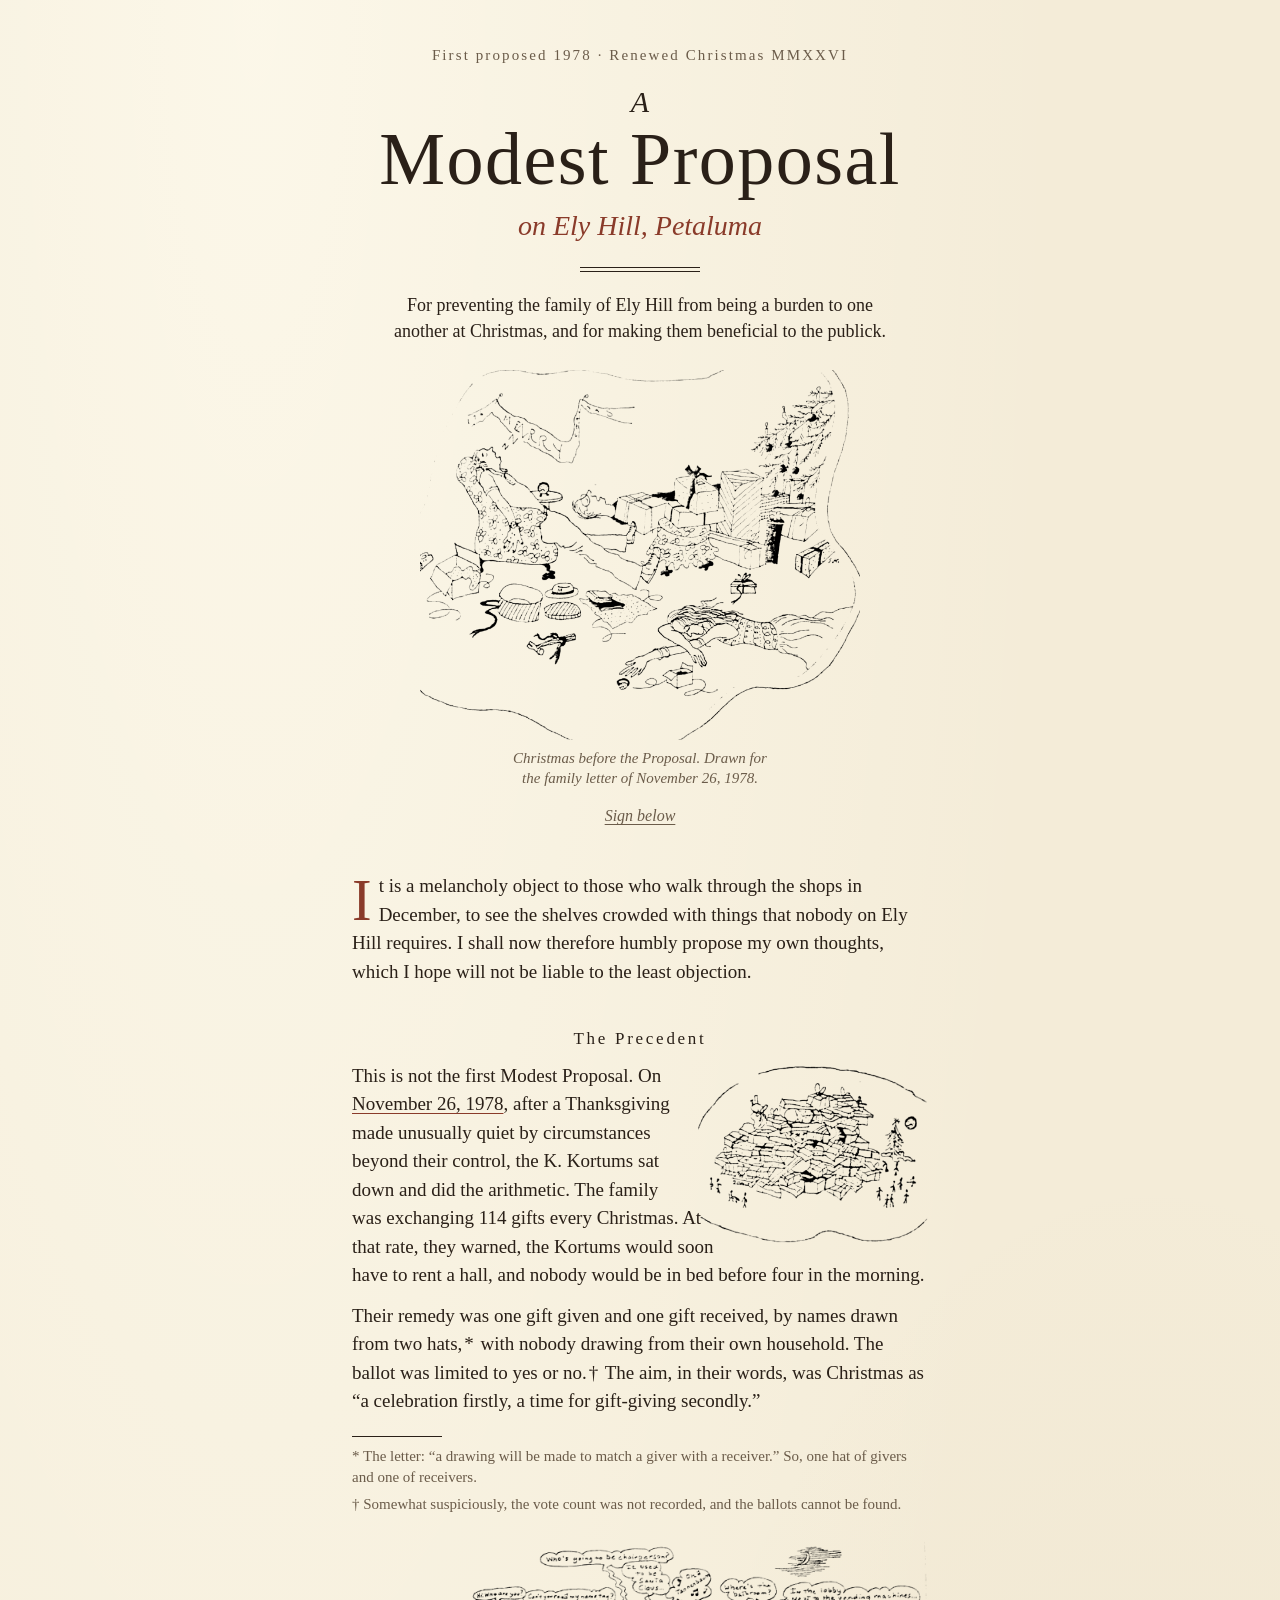
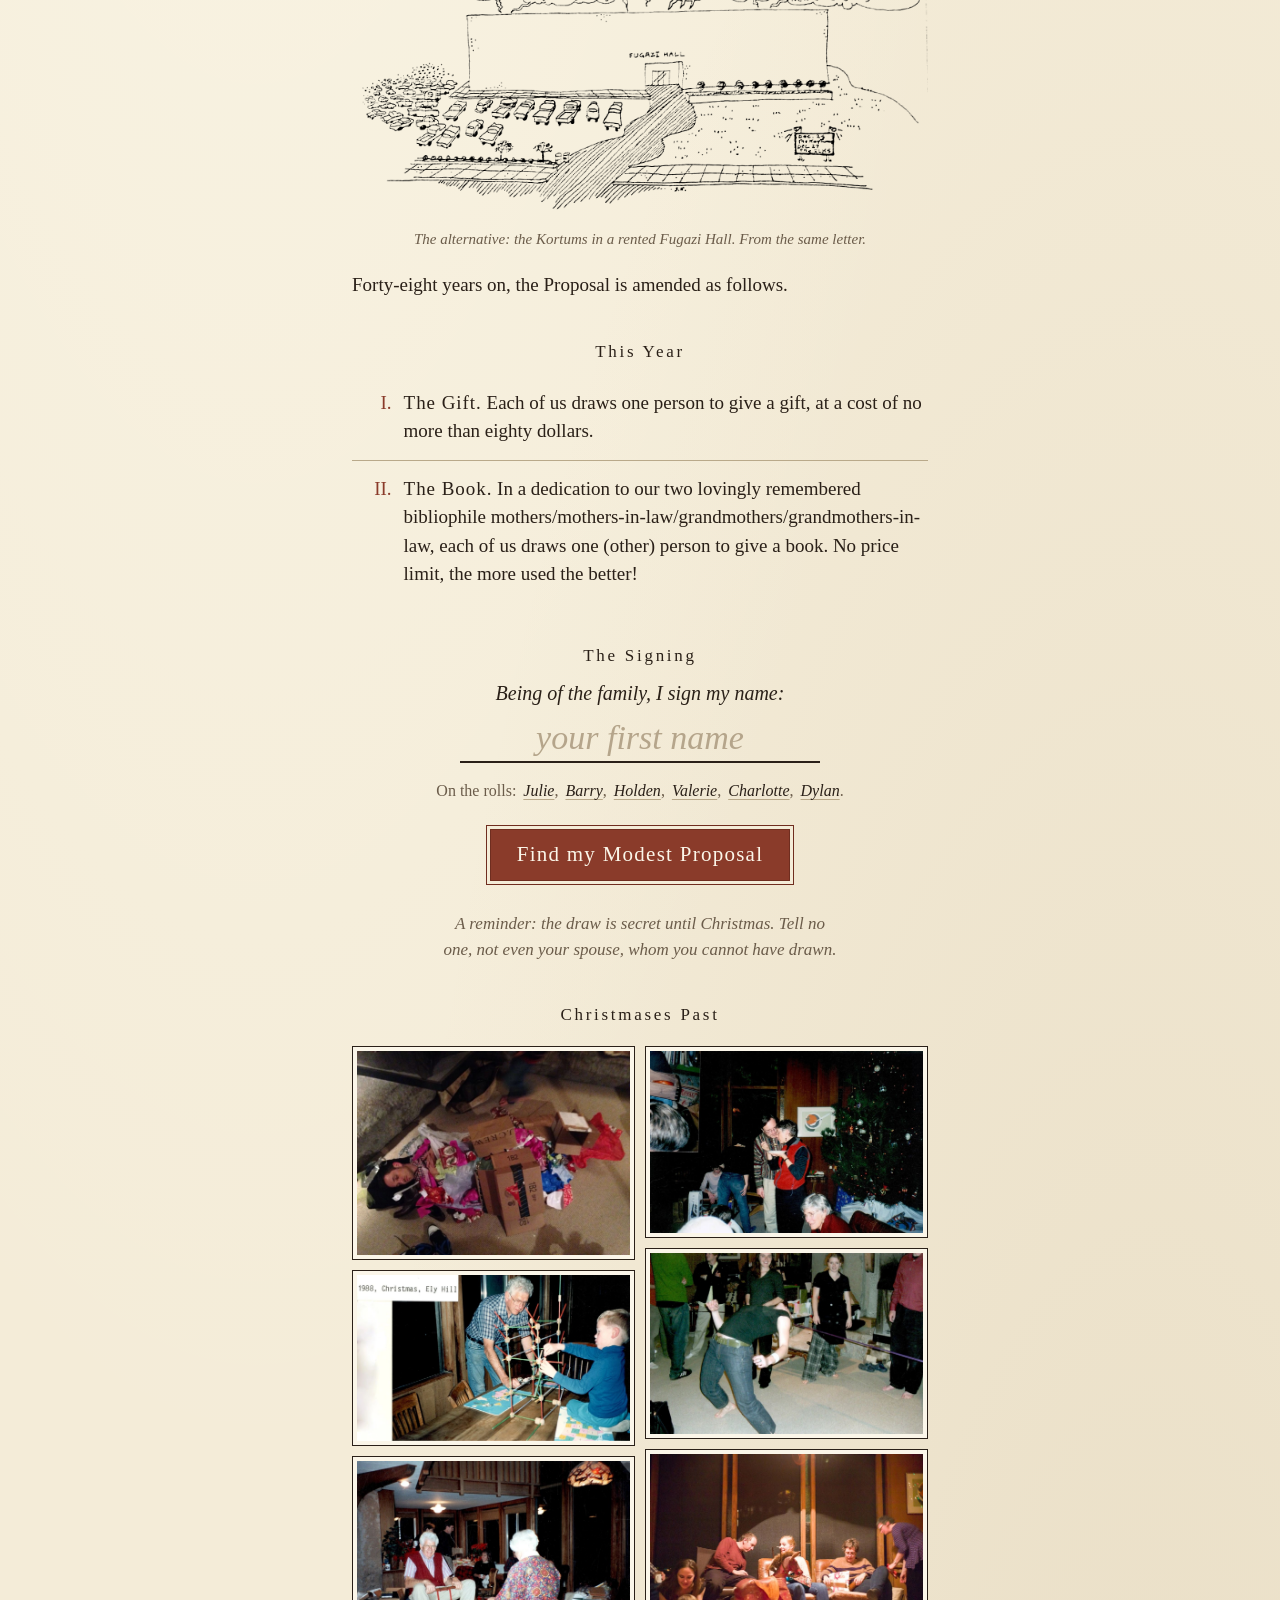
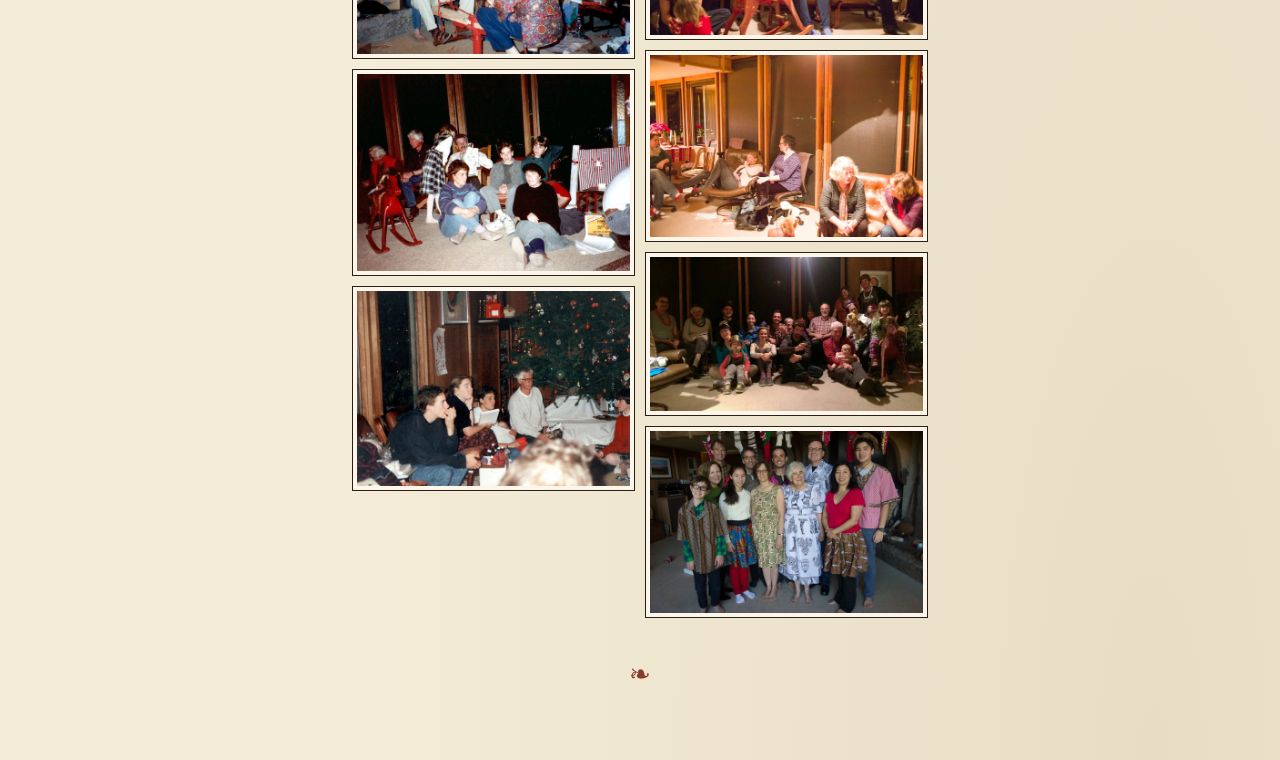
<file: static/modest-proposal/index.html>
<!DOCTYPE html>
<html lang="en">
<head>
<meta charset="UTF-8">
<meta name="viewport" content="width=device-width, initial-scale=1.0">
<meta name="robots" content="noindex, nofollow">
<meta name="color-scheme" content="light">
<title>Modest Proposal on Ely Hill, Petaluma</title>
<link rel="preconnect" href="https://fonts.googleapis.com">
<link rel="preconnect" href="https://fonts.gstatic.com" crossorigin>
<link href="https://fonts.googleapis.com/css2?family=IM+Fell+English:ital@0;1&family=IM+Fell+English+SC&family=Special+Elite&display=swap" rel="stylesheet">
<style>
  :root {
    --paper: #f4ecd8;
    --card: #fbf6e9;
    --slip: #fffdf6;
    --ink: #2a2018;
    --faded: #6b5c4a;
    --redwood: #8a3b2a;
    --redwood-dark: #6f2d1f;
    --rule: #b9a98a;
    --fell: 'IM Fell English', 'Hoefler Text', Baskerville, Georgia, 'Times New Roman', serif;
    --fell-sc: 'IM Fell English SC', 'Hoefler Text', Baskerville, Georgia, 'Times New Roman', serif;
    --typed: 'Special Elite', 'Courier New', Courier, monospace;
  }

  * { box-sizing: border-box; margin: 0; padding: 0; }

  body {
    font-family: var(--fell);
    color: var(--ink);
    background:
      radial-gradient(ellipse at 20% 0%, rgba(255, 252, 240, 0.7), transparent 55%),
      radial-gradient(ellipse at 90% 100%, rgba(170, 140, 90, 0.16), transparent 50%),
      var(--paper);
    min-height: 100vh;
    font-size: 19px;
    line-height: 1.5;
  }

  main {
    max-width: 620px;
    margin: 0 auto;
    padding: 44px 22px 72px;
  }

  img { max-width: 100%; }

  /* Title page */
  .title-page { text-align: center; }

  .imprint {
    font-family: var(--fell-sc);
    font-size: 15px;
    letter-spacing: 0.14em;
    color: var(--faded);
  }

  h1 {
    font-family: var(--fell-sc);
    font-weight: 400;
    font-size: clamp(42px, 12.5vw, 74px);
    line-height: 0.98;
    letter-spacing: 0.02em;
    margin: 4px 0 10px;
  }

  .article-a {
    display: block;
    font-family: var(--fell);
    font-style: italic;
    font-size: 30px;
    line-height: 1;
    letter-spacing: 0;
    margin: 20px 0 6px;
  }

  .place {
    font-style: italic;
    font-size: clamp(22px, 5.6vw, 28px);
    color: var(--redwood);
  }

  .rule {
    border: 0;
    height: 5px;
    border-top: 1px solid var(--ink);
    border-bottom: 1px solid var(--ink);
    width: 120px;
    margin: 20px auto;
  }

  .purpose {
    font-size: 18px;
    line-height: 1.45;
    max-width: 30em;
    margin: 0 auto;
    text-wrap: balance;
  }

  .to-sign {
    margin-top: 16px;
    text-align: center;
    font-style: italic;
    font-size: 16px;
  }
  .to-sign a { color: var(--faded); text-underline-offset: 3px; }
  .to-sign a:hover { color: var(--redwood); }

  /* Plates: the drawings from the 1978 letter, and the photographs */
  .plate { margin: 26px auto 0; text-align: center; }
  .plate img { display: block; width: 100%; height: auto; }
  .plate.drawing img { mix-blend-mode: multiply; }
  .plate.first { max-width: 440px; }
  .plate figcaption {
    font-style: italic;
    font-size: 15px;
    line-height: 1.35;
    color: var(--faded);
    margin-top: 8px;
    text-wrap: balance;
  }
  .plate.photo { margin-top: 30px; }
  .plate.photo img {
    border: 1px solid var(--ink);
    padding: 5px;
    background: var(--card);
  }

  /* The text */
  .text { margin-top: 44px; }
  .text h2, .signing h2, .hill h2 {
    font-family: var(--fell-sc);
    font-weight: 400;
    font-size: 17px;
    letter-spacing: 0.16em;
    text-align: center;
    margin: 40px 0 10px;
  }
  .lede::first-letter {
    font-size: 3.1em;
    float: left;
    line-height: 0.82;
    padding: 5px 7px 0 0;
    color: var(--redwood);
  }
  .text p + p { margin-top: 12px; }

  .fn-mark { color: var(--redwood); text-decoration: none; padding: 0 2px; }
  .text p.footnote {
    clear: both;
    margin-top: 20px;
    padding-top: 10px;
    font-size: 15px;
    line-height: 1.4;
    color: var(--faded);
    background: linear-gradient(var(--ink), var(--ink)) left top / 90px 1px no-repeat;
    scroll-margin-top: 20px;
  }
  .footnote a { color: var(--redwood); text-decoration: none; }
  .text p.footnote + p.footnote { margin-top: 6px; padding-top: 0; background: none; }

  .gifts {
    float: right;
    width: 44%;
    max-width: 230px;
    height: auto;
    margin: 4px 0 6px 14px;
    mix-blend-mode: multiply;
    shape-outside: ellipse(50% 50%);
  }

  .text ol { list-style: none; counter-reset: art; }
  .text li {
    counter-increment: art;
    display: grid;
    grid-template-columns: 2.4em 1fr;
    gap: 6px;
    padding: 14px 0;
    border-bottom: 1px solid var(--rule);
  }
  .text li:last-child { border-bottom: 0; }
  .text li::before {
    content: counter(art, upper-roman) ".";
    font-family: var(--fell-sc);
    color: var(--redwood);
    text-align: right;
    padding-right: 6px;
  }
  .text strong {
    font-family: var(--fell-sc);
    font-weight: 400;
    letter-spacing: 0.05em;
  }

  /* The signing, at the foot of the document */
  .signing { margin-top: 20px; scroll-margin-top: 20px; }
  form { text-align: center; }

  label {
    display: block;
    font-style: italic;
    font-size: 20px;
  }

  input[type="text"] {
    font-family: var(--fell);
    font-style: italic;
    font-size: 34px;
    line-height: 1.2;
    color: var(--ink);
    text-align: center;
    width: 100%;
    max-width: 360px;
    padding: 8px 4px 2px;
    margin-top: 2px;
    background: transparent;
    border: 0;
    border-bottom: 2px solid var(--ink);
    border-radius: 0;
    outline: none;
  }
  input[type="text"]::placeholder { color: #b5a58b; opacity: 1; }
  input[type="text"]:focus-visible { border-bottom-color: var(--redwood); box-shadow: 0 2px 0 var(--redwood); }

  .roll {
    margin-top: 12px;
    font-size: 16px;
    color: var(--faded);
  }
  .roll button {
    font: inherit;
    font-style: italic;
    color: var(--ink);
    background: none;
    border: 0;
    padding: 4px 0;
    margin-left: 3px;
    cursor: pointer;
    text-decoration: underline;
    text-decoration-color: var(--rule);
    text-underline-offset: 3px;
  }
  .roll button:hover { color: var(--redwood); text-decoration-color: var(--redwood); }

  .seal-button {
    font-family: var(--fell-sc);
    font-size: 21px;
    letter-spacing: 0.06em;
    color: var(--card);
    background: var(--redwood);
    border: 1px solid var(--redwood-dark);
    padding: 12px 26px 13px;
    margin-top: 22px;
    cursor: pointer;
    box-shadow: 0 0 0 3px var(--paper), 0 0 0 4px var(--redwood-dark);
    transition: background 0.15s, transform 0.1s;
  }
  .seal-button:hover { background: var(--redwood-dark); }
  .seal-button:active { transform: translateY(1px); }
  .seal-button:disabled { opacity: 0.6; cursor: default; }

  button:focus-visible { outline: 2px solid var(--ink); outline-offset: 3px; }

  .notice {
    margin: 22px auto 0;
    max-width: 26em;
    font-style: italic;
    color: var(--redwood-dark);
  }
  .notice button {
    display: inline-block;
    margin-top: 8px;
    font: inherit;
    font-size: 16px;
    color: var(--ink);
    background: none;
    border: 0;
    cursor: pointer;
    text-decoration: underline;
    text-underline-offset: 3px;
  }

  /* The draw: two slips of paper */
  .proposal {
    margin: 34px auto 0;
    max-width: 470px;
    text-align: center;
  }
  .proposal .eyes {
    font-family: var(--fell-sc);
    font-size: 15px;
    letter-spacing: 0.12em;
    color: var(--faded);
  }
  .proposal h3 {
    font-weight: 400;
    font-style: italic;
    font-size: 28px;
    line-height: 1.15;
    margin: 6px 0 20px;
  }
  .proposal h3:focus { outline: none; }

  .slip {
    background: var(--slip);
    border: 1px solid #d9cfb8;
    padding: 15px 16px 11px;
    margin-top: 16px;
    font-family: var(--typed);
    color: #26221d;
    box-shadow: 0 12px 20px -14px rgba(60, 40, 15, 0.7);
    animation: drop 0.5s ease-out both;
  }
  .slip.gift { margin-right: 9%; transform: rotate(-1.3deg); }
  .slip.book { margin-left: 9%; transform: rotate(1.1deg); animation-delay: 0.35s; }
  @keyframes drop {
    from { opacity: 0; transform: translateY(-18px); }
  }

  .slip .hat {
    display: block;
    font-size: 13px;
    letter-spacing: 0.16em;
    text-transform: uppercase;
    color: var(--faded);
  }
  .slip .slip-name {
    display: block;
    font-size: clamp(34px, 10vw, 44px);
    line-height: 1.2;
    margin-top: 4px;
  }
  .slip .slip-note { display: block; font-size: 14px; color: var(--faded); }

  .reminder {
    margin: 30px auto 0;
    max-width: 26em;
    text-align: center;
    font-style: italic;
    font-size: 17px;
    color: var(--faded);
    text-wrap: balance;
  }

  .reseal {
    font: inherit;
    font-size: 16px;
    font-style: italic;
    color: var(--faded);
    background: none;
    border: 0;
    margin-top: 24px;
    cursor: pointer;
    text-decoration: underline;
    text-underline-offset: 3px;
  }
  .reseal:hover { color: var(--ink); }

  /* The family photographs */
  .hill { margin-top: 20px; }
  .text a, .hill a, .plate figcaption a {
    color: inherit;
    text-decoration-color: var(--redwood);
    text-underline-offset: 3px;
  }
  .text a:hover, .hill a:hover { color: var(--redwood); }

  .plate.photo.foretold { clear: both; max-width: 420px; margin: 22px auto 20px; }

  .album { columns: 2; column-gap: 10px; margin-top: 18px; }
  .album figure { break-inside: avoid; margin: 0 0 10px; }
  .album img {
    display: block;
    width: 100%;
    height: auto;
    border: 1px solid var(--ink);
    padding: 4px;
    background: var(--card);
  }

  .ornament {
    text-align: center;
    font-family: Georgia, 'Times New Roman', serif;
    font-size: 26px;
    line-height: 1;
    color: var(--redwood);
    margin-top: 44px;
  }

  [hidden] { display: none !important; }

  @media (max-width: 420px) {
    body { font-size: 18px; }
    main { padding: 30px 16px 56px; }
    input[type="text"] { font-size: 30px; }
    .plate.first { max-width: 320px; }
  }

  @media (prefers-reduced-motion: no-preference) {
    html { scroll-behavior: smooth; }
  }
  @media (prefers-reduced-motion: reduce) {
    .slip { animation: none; }
  }
</style>
</head>
<body>
<main>

  <header class="title-page">
    <p class="imprint">First proposed 1978 &middot; Renewed Christmas MMXXVI</p>
    <h1><span class="article-a">A</span> Modest Proposal</h1>
    <p class="place">on Ely Hill, Petaluma</p>
    <hr class="rule">
    <p class="purpose">For preventing the family of Ely Hill from being a burden to one another at Christmas, and for making them beneficial to the publick.</p>
  </header>

  <figure class="plate drawing first">
    <img src="img/christmas-1978.png" width="1496" height="1256" alt="A pen drawing from 1978: three people collapsed asleep among heaps of opened Christmas presents, under a sagging Merry Christmas banner.">
    <figcaption>Christmas before the Proposal. Drawn for the family letter of November 26, 1978.</figcaption>
  </figure>

  <p class="to-sign"><a href="#signing">Sign below</a></p>

  <section class="text">
    <p class="lede">It is a melancholy object to those who walk through the shops in December, to see the shelves crowded with things that nobody on Ely Hill requires. I shall now therefore humbly propose my own thoughts, which I hope will not be liable to the least objection.</p>

    <h2>The Precedent</h2>
    <img class="gifts" src="img/gifts-1978.png" width="712" height="548" alt="A pen drawing from 1978: a mountain of wrapped presents, taller than the Christmas tree beside it, with tiny figures at its foot.">
    <p>This is not the first Modest Proposal. On <a href="https://www.elyhill.family/modest-proposal">November 26, 1978</a>, after a Thanksgiving made unusually quiet by circumstances beyond their control, the K. Kortums sat down and did the arithmetic. The family was exchanging 114 gifts every Christmas. At that rate, they warned, the Kortums would soon have to rent a hall, and nobody would be in bed before four in the morning.</p>
    <p>Their remedy was one gift given and one gift received, by names drawn from two hats,<a class="fn-mark" id="fn-hats-back" href="#fn-hats" aria-label="Footnote on the two hats">*</a> with nobody drawing from their own household. The ballot was limited to yes or no.<a class="fn-mark" id="fn-vote-back" href="#fn-vote" aria-label="Footnote on the vote">&dagger;</a> The aim, in their words, was Christmas as &ldquo;a celebration firstly, a time for gift-giving secondly.&rdquo;</p>
    <p class="footnote" id="fn-hats"><a href="#fn-hats-back" aria-label="Back to the text">*</a> The letter: &ldquo;a drawing will be made to match a giver with a receiver.&rdquo; So, one hat of givers and one of receivers.</p>
    <p class="footnote" id="fn-vote"><a href="#fn-vote-back" aria-label="Back to the text">&dagger;</a> Somewhat suspiciously, the vote count was not recorded, and the ballots cannot be found.</p>

    <figure class="plate drawing">
      <img src="img/fugazi-hall-1978.png" width="1448" height="704" alt="A pen drawing from 1978: a huge windowless building labelled Fugazi Hall with a full parking lot. Speech bubbles rise from inside: Who's going to be chairperson? Where's the bathroom? In the lobby, next to the vending machines.">
      <figcaption>The alternative: the Kortums in a rented Fugazi Hall. From the same letter.</figcaption>
    </figure>

    <p style="margin-top: 22px">Forty-eight years on, the Proposal is amended as follows.</p>

    <h2>This Year</h2>
    <ol>
      <li><span><strong>The Gift.</strong> Each of us draws one person to give a gift, at a cost of no more than eighty dollars.</span></li>
      <li><span><strong>The Book.</strong> In a dedication to our two lovingly remembered bibliophile mothers/mothers-in-law/grandmothers/grandmothers-in-law, each of us draws one (other) person to give a book. No price limit, the more used the better!</span></li>
    </ol>
  </section>

  <section class="signing" id="signing">
    <h2>The Signing</h2>
    <form id="sign" autocomplete="off" novalidate>
      <label for="name">Being of the family, I sign my name:</label>
      <input type="text" id="name" name="name" placeholder="your first name" autocapitalize="words" autocorrect="off" spellcheck="false" enterkeyhint="go" aria-describedby="notice">
      <p class="roll">
        On the rolls:
        <span id="roll"></span>
      </p>
      <button type="submit" class="seal-button" id="find">Find my Modest Proposal</button>
      <div class="notice" id="notice" role="status" aria-live="polite"></div>
    </form>

    <div class="proposal" id="proposal" hidden aria-live="polite">
      <p class="eyes">For the eyes of <span id="who-eyes"></span> only</p>
      <h3 id="proposal-heading" tabindex="-1">You have drawn</h3>
      <div class="slip gift">
        <span class="hat">One gift, $80 at most, for</span>
        <span class="slip-name" id="gift-name"></span>
      </div>
      <div class="slip book">
        <span class="hat">One book, for</span>
        <span class="slip-name" id="book-name"></span>
      </div>
      <button type="button" class="reseal" id="reseal">Fold them up and say nothing</button>
    </div>
    <p class="reminder">A reminder: the draw is secret until Christmas. Tell no one, not even your spouse, whom you cannot have drawn.</p>
  </section>

  <section class="hill">
    <h2>Christmases Past</h2>
    <div class="album">
      <figure><img src="img/xmas-asleep.jpg" width="1200" height="900" loading="lazy" alt="Someone fast asleep on the carpet, half buried in torn wrapping paper and empty boxes."></figure>
      <figure><img src="img/xmas-1988.jpg" width="1200" height="726" loading="lazy" alt="A scrapbook photo labelled 1988, Christmas, Ely Hill: a grey-haired man and a small boy building a tall Tinkertoy tower on the dining table."></figure>
      <figure><img src="img/xmas-seesaw.jpg" width="1200" height="852" loading="lazy" alt="A white-haired man grinning on a small indoor seesaw across from a woman in a paisley shirt, with wrapping paper and boxes around them."></figure>
      <figure><img src="img/xmas-floor.jpg" width="1200" height="862" loading="lazy" alt="Family sitting on the living-room floor and in chairs beside a red rocking horse and a very large wrapped present."></figure>
      <figure><img src="img/xmas-tree.jpg" width="1200" height="859" loading="lazy" alt="Five people sitting beside a decorated Christmas tree, all looking the same way, one holding an open book."></figure>
      <figure><img src="img/xmas-taste.jpg" width="1200" height="803" loading="lazy" alt="Two people sharing a taste from one bowl beside the Christmas tree, a print of a persimmon on the wall behind them."></figure>
      <figure><img src="img/xmas-limbo.jpg" width="1200" height="793" loading="lazy" alt="Someone bending backwards under a limbo ribbon in the living room while barefoot relatives look on."></figure>
      <figure><img src="img/xmas-horse.jpg" width="1200" height="798" loading="lazy" alt="People opening presents in leather chairs behind a worn wooden rocking horse."></figure>
      <figure><img src="img/xmas-chairs.jpg" width="1200" height="798" loading="lazy" alt="Relatives talking and lounging in recliners along the window wall, poinsettias on the table behind."></figure>
      <figure><img src="img/xmas-hats.jpg" width="1200" height="679" loading="lazy" alt="A big family group on the living-room floor in party hats and beads, with a baby, a dog and the rocking horse."></figure>
      <figure><img src="img/xmas-stockings.jpg" width="1200" height="800" loading="lazy" alt="A family group standing under a row of hanging Christmas stockings, several in bright printed shirts and dresses."></figure>
    </div>
  </section>

  <p class="ornament" aria-hidden="true">&#10087;&#xFE0E;</p>

</main>

<script src="draw.js"></script>
<script>
(function () {
  'use strict';

  // PEOPLE and SALT must match scripts/modest-proposal-draw.ps1.
  var PEOPLE = ['Julie', 'Barry', 'Holden', 'Valerie', 'Charlotte', 'Dylan'];
  var ALIASES = { val: 'Valerie', dyl: 'Dylan', char: 'Charlotte', jules: 'Julie' };
  var SALT = 'ely-hill-2026';
  var LOCK = 'modest-proposal-2026';

  var form = document.getElementById('sign');
  var input = document.getElementById('name');
  var notice = document.getElementById('notice');
  var findButton = document.getElementById('find');
  var proposal = document.getElementById('proposal');
  var calm = window.matchMedia('(prefers-reduced-motion: reduce)').matches;

  // The roll of names: tap one to sign with it.
  var roll = document.getElementById('roll');
  PEOPLE.forEach(function (p, i) {
    var b = document.createElement('button');
    b.type = 'button';
    b.textContent = p;
    b.addEventListener('click', function () {
      input.value = p;
      input.focus();
    });
    roll.appendChild(b);
    roll.appendChild(document.createTextNode(i < PEOPLE.length - 1 ? ', ' : '.'));
  });

  function whoIs(text) {
    var first = (text || '').toLowerCase().replace(/[^a-z\s]/g, ' ').trim().split(/\s+/)[0] || '';
    if (ALIASES[first]) return ALIASES[first];
    for (var i = 0; i < PEOPLE.length; i++) {
      if (PEOPLE[i].toLowerCase() === first) return PEOPLE[i];
    }
    return null;
  }

  function sha(text) {
    return crypto.subtle.digest('SHA-256', new TextEncoder().encode(text)).then(function (buf) {
      return new Uint8Array(buf);
    });
  }

  function hex(bytes) {
    return Array.prototype.map.call(bytes, function (x) {
      return ('0' + x.toString(16)).slice(-2);
    }).join('');
  }

  // The draw is stored scrambled, one entry per person, so that reading the
  // page source does not give the game away.
  function lookUp(name) {
    return Promise.all([sha(SALT + '|who|' + name), sha(SALT + '|pad|' + name)]).then(function (r) {
      var sealed = (window.MP_DRAW || {})[hex(r[0].slice(0, 8))];
      if (!sealed) return null;
      var b = [0, 1, 2].map(function (i) {
        return parseInt(sealed.substr(i * 2, 2), 16) ^ r[1][i];
      });
      if (b[2] !== ((b[0] * 31 + b[1] * 17 + 99) & 255)) return null;
      if (!PEOPLE[b[0]] || !PEOPLE[b[1]]) return null;
      return { book: PEOPLE[b[0]], gift: PEOPLE[b[1]] };
    });
  }

  function getLock() {
    try { return localStorage.getItem(LOCK); } catch (e) { return null; }
  }
  function setLock(name) {
    try {
      if (name) localStorage.setItem(LOCK, name);
      else localStorage.removeItem(LOCK);
    } catch (e) { /* private browsing: no lock, no harm */ }
  }

  function say(text, action) {
    notice.textContent = text || '';
    if (action) {
      notice.appendChild(document.createElement('br'));
      var b = document.createElement('button');
      b.type = 'button';
      b.textContent = action.label;
      b.addEventListener('click', action.run);
      notice.appendChild(b);
    }
  }

  function show(name, draw) {
    document.getElementById('who-eyes').textContent = name;
    document.getElementById('book-name').textContent = draw.book;
    document.getElementById('gift-name').textContent = draw.gift;
    proposal.hidden = false;
    document.getElementById('proposal-heading').focus({ preventScroll: true });
    proposal.scrollIntoView({ behavior: calm ? 'auto' : 'smooth', block: 'center' });
  }

  function fold() {
    proposal.hidden = true;
    input.value = '';
    say('');
    findButton.disabled = false;
  }

  form.addEventListener('submit', function (event) {
    event.preventDefault();
    proposal.hidden = true;

    var name = whoIs(input.value);
    if (!input.value.trim()) {
      say('The Proposal cannot be delivered unsigned.');
      input.focus();
      return;
    }
    if (!name) {
      say('No such person is entered on the rolls of Ely Hill. Try your first name.');
      input.focus();
      return;
    }

    var holder = getLock();
    if (holder && holder !== name) {
      say('This device has already drawn for ' + holder + '. One draw apiece, and no peeking.', {
        label: holder + ' is finished. Hand the device along.',
        run: function () {
          setLock(null);
          say('Handed along. Sign again.');
          input.focus();
        }
      });
      return;
    }

    if (!window.crypto || !crypto.subtle) {
      say('This browser cannot open the draw. Try the page over https, or on a newer phone.');
      return;
    }

    say('');
    findButton.disabled = true;
    lookUp(name).then(function (draw) {
      findButton.disabled = false;
      if (!draw) {
        say('The draw has not been made yet. Ask Dylan.');
        return;
      }
      setLock(name);
      show(name, draw);
    }).catch(function () {
      findButton.disabled = false;
      say('Something went wrong. Try once more.');
    });
  });

  document.getElementById('reseal').addEventListener('click', function () {
    fold();
    form.scrollIntoView({ behavior: calm ? 'auto' : 'smooth', block: 'center' });
  });
})();
</script>
</body>
</html>
</file>
